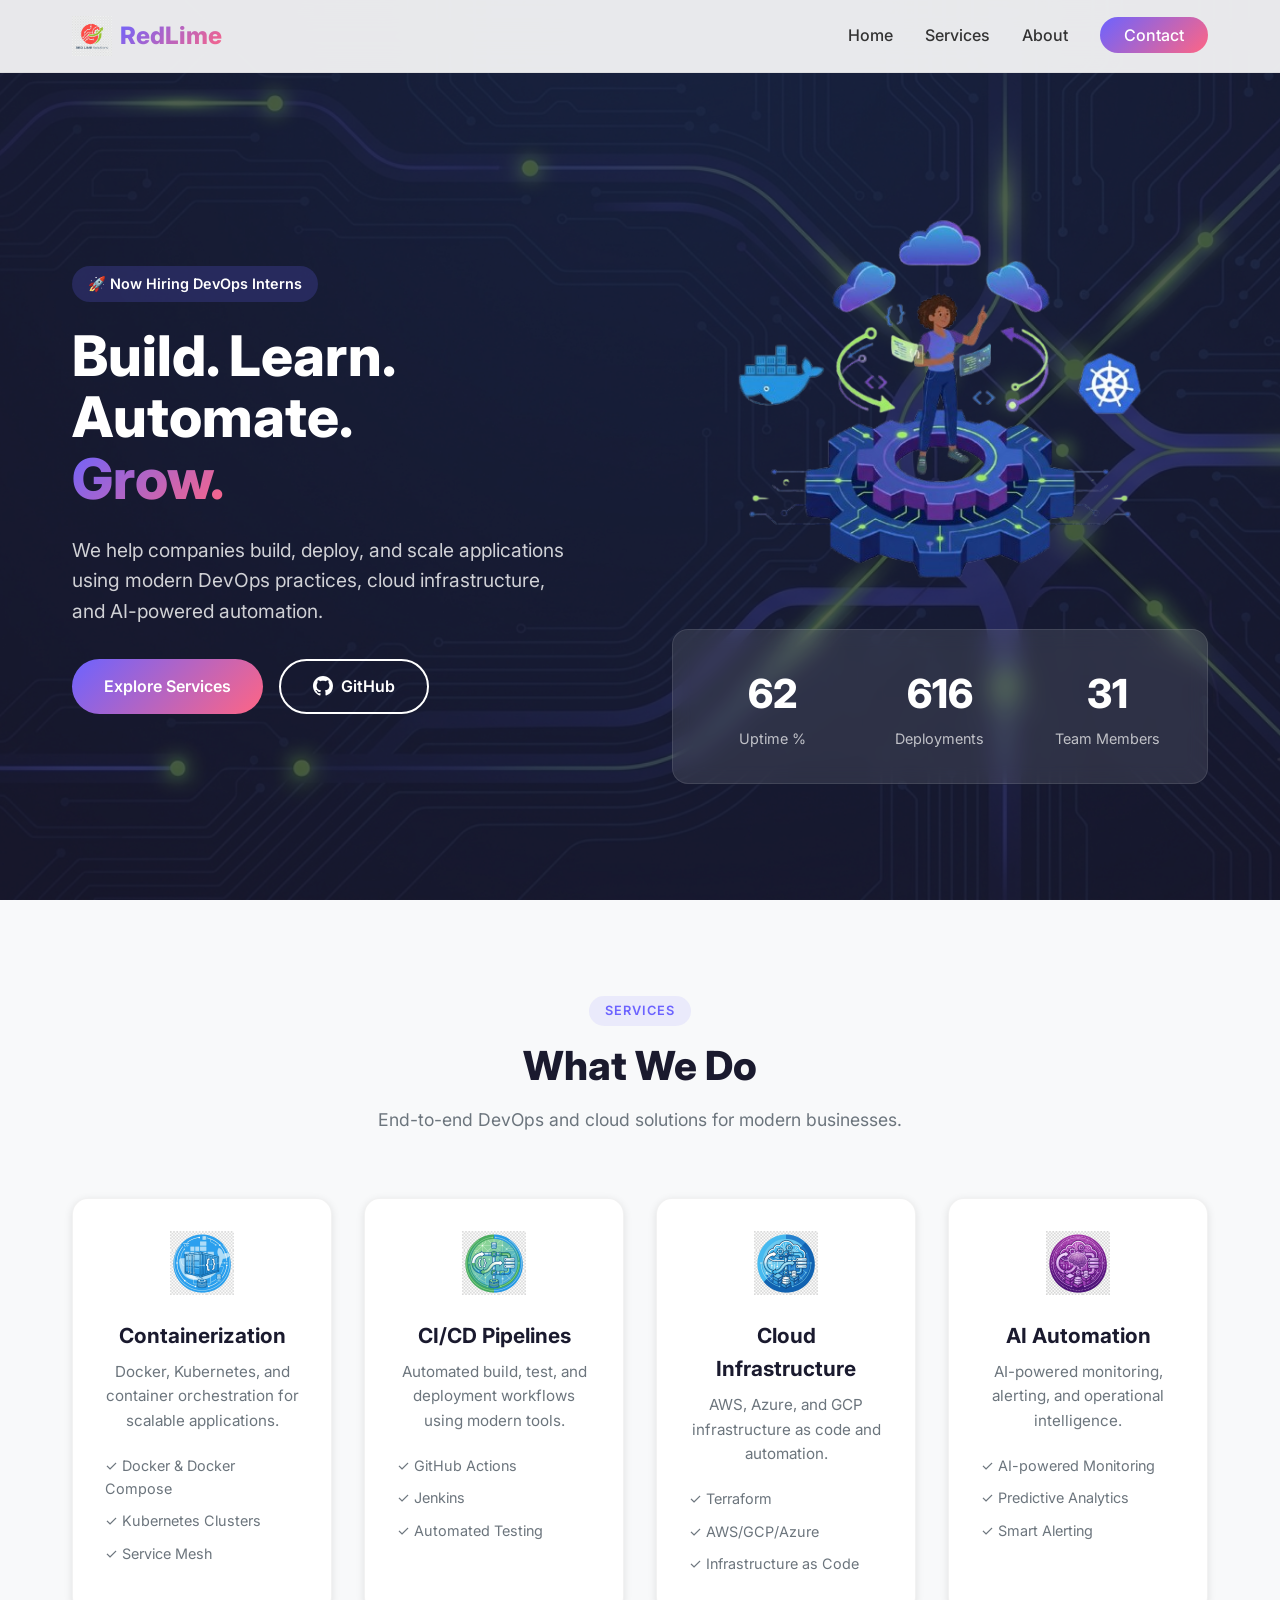
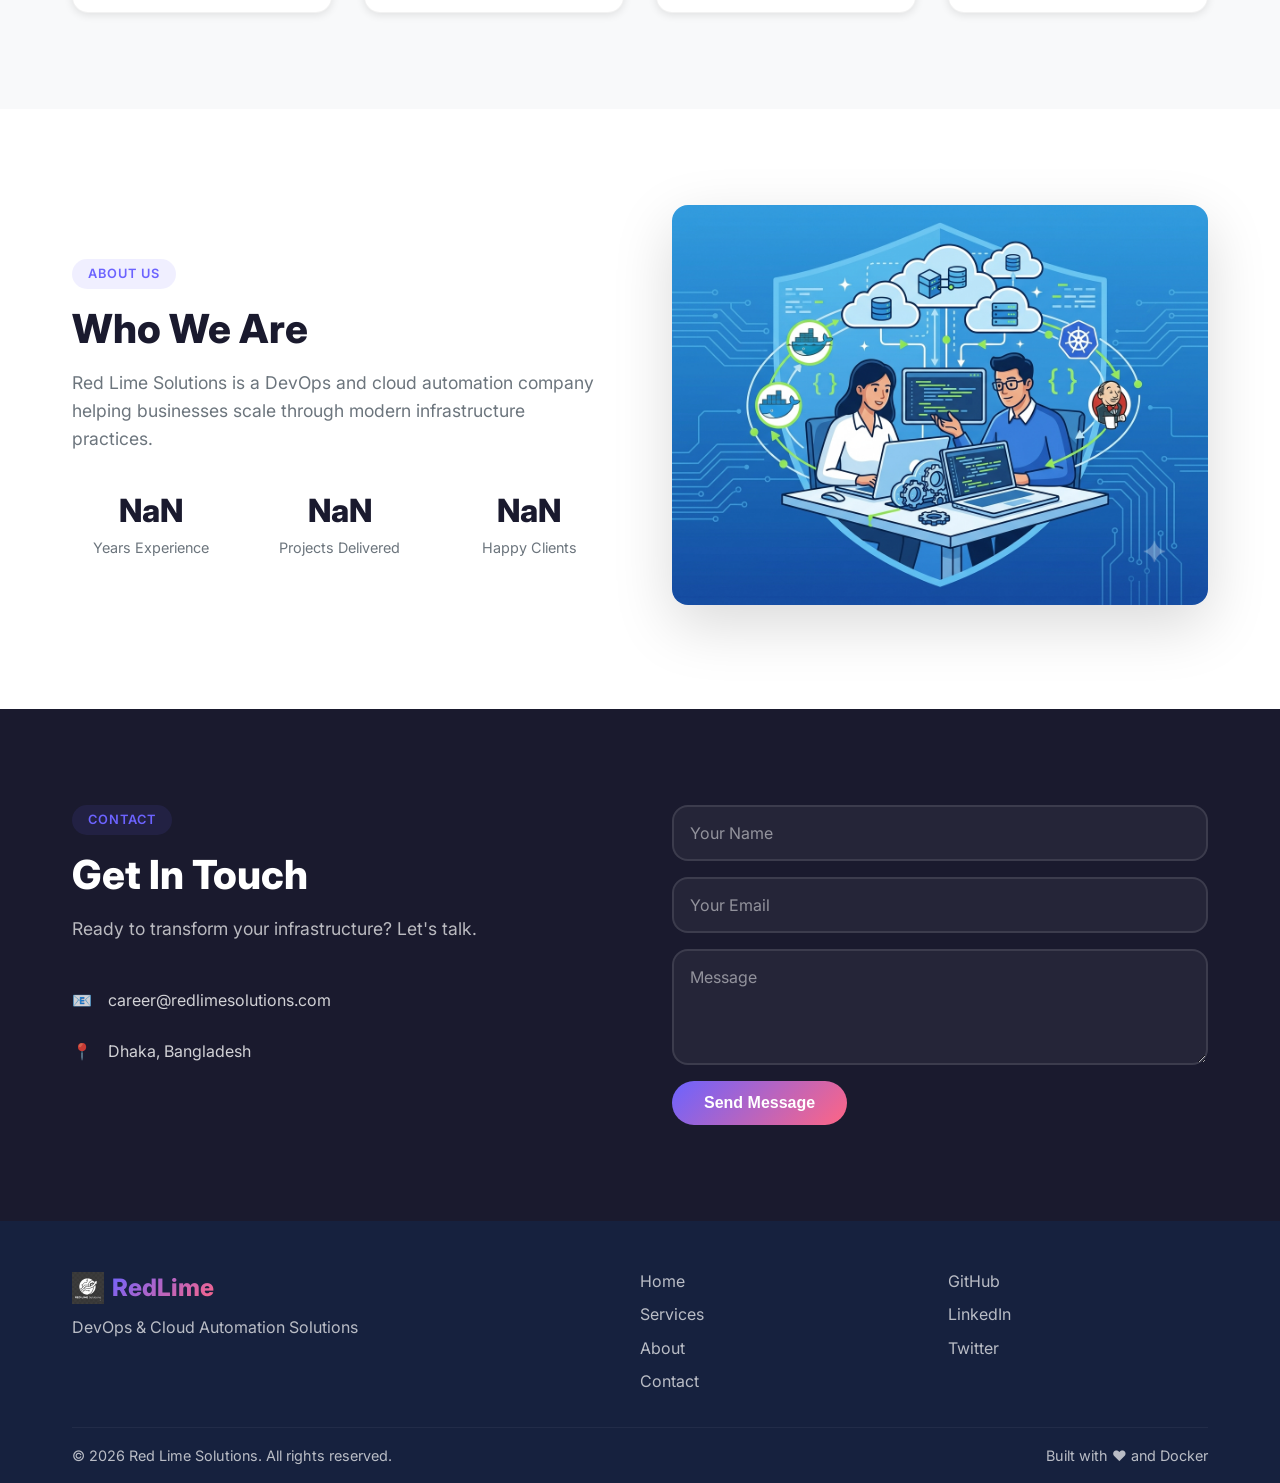
<file: site1/src/index.html>
<!DOCTYPE html>
<html lang="en">
<head>
    <meta charset="UTF-8" />
    <meta name="viewport" content="width=device-width, initial-scale=1.0"/>
    <title>Red Lime Solutions - DevOps &amp; Cloud Automation</title>
    <meta name="description" content="DevOps, Cloud, and AI-powered automation solutions">
    
    <!-- Favicon -->
    <link rel="icon" type="image/png" href="assets/images/favicon.png">
    
    <!-- Open Graph / Social Media -->
    <meta property="og:title" content="Red Lime Solutions - DevOps &amp; Cloud Automation">
    <meta property="og:description" content="DevOps, Cloud, and AI-powered automation solutions">
    <meta property="og:image" content="assets/images/og-image.png">
    <meta property="og:type" content="website">
    
    <!-- Styles -->
    <link rel="stylesheet" href="css/style.css">
    
    <!-- Google Fonts -->
    <link rel="preconnect" href="https://fonts.googleapis.com">
    <link href="https://fonts.googleapis.com/css2?family=Inter:wght@300;400;600;700;800&display=swap" rel="stylesheet">
</head>
<body>

    <!-- ===================== NAVIGATION ===================== -->
    <nav class="navbar" id="navbar">
        <div class="nav-container">
            <div class="logo">
                <img src="assets/images/logo.png" alt="Red Lime Solutions" class="logo-img">
                <span class="logo-text">RedLime</span>
            </div>
            <ul class="nav-links">
                <li><a href="#home">Home</a></li>
                <li><a href="#services">Services</a></li>
                <li><a href="#about">About</a></li>
                <li><a href="#contact" class="nav-cta">Contact</a></li>
            </ul>
            <div class="hamburger" id="hamburger">
                <span></span>
                <span></span>
                <span></span>
            </div>
        </div>
    </nav>

    <!-- ===================== HERO SECTION ===================== -->
    <section id="home" class="hero" style="background-image: url('assets/images/hero-bg.png');">
        <div class="hero-overlay"></div>
        <div class="hero-container">
            <div class="hero-content">
                <div class="hero-badge">
                    <span class="badge">🚀 Now Hiring DevOps Interns</span>
                </div>
                <h1 class="hero-title">
                    Build. Learn. Automate. <br>
                    <span class="gradient-text">Grow.</span>
                </h1>
                <p class="hero-description">
                    We help companies build, deploy, and scale applications using modern 
                    DevOps practices, cloud infrastructure, and AI-powered automation.
                </p>
                <div class="hero-buttons">
                    <a href="#services" class="btn btn-primary">Explore Services</a>
                    <a href="https://github.com" target="_blank" class="btn btn-secondary">
                        <svg width="20" height="20" viewBox="0 0 24 24" fill="currentColor">
                            <path d="M12 0C5.37 0 0 5.37 0 12c0 5.31 3.435 9.795 8.205 11.385.6.105.825-.255.825-.57 0-.285-.015-1.23-.015-2.235-3.015.555-3.795-.735-4.035-1.41-.135-.345-.72-1.41-1.23-1.695-.42-.225-1.02-.78-.015-.795.945-.015 1.62.87 1.845 1.23 1.08 1.815 2.805 1.305 3.495.99.105-.78.42-1.305.765-1.605-2.67-.3-5.46-1.335-5.46-5.925 0-1.305.465-2.385 1.23-3.225-.12-.3-.54-1.53.12-3.15 0 0 1.005-.315 3.3 1.23.96-.27 1.98-.405 3-.405s2.04.135 3 .405c2.295-1.56 3.3-1.23 3.3-1.23.66 1.62.24 2.85.12 3.15.765.84 1.23 1.905 1.23 3.225 0 4.605-2.805 5.625-5.475 5.925.435.375.81 1.095.81 2.22 0 1.605-.015 2.895-.015 3.3 0 .315.225.69.825.57A12.02 12.02 0 0024 12c0-6.63-5.37-12-12-12z"/>
                        </svg>
                        GitHub
                    </a>
                </div>
            </div>
            <div class="hero-visual">
                <img src="assets/images/hero-illustration.png" alt="DevOps Illustration" class="hero-illustration">
                <div class="hero-stats">
                    <div class="stat">
                        <span class="stat-number" data-target="99.9">0</span>
                        <span class="stat-label">Uptime %</span>
                    </div>
                    <div class="stat">
                        <span class="stat-number" data-target="1000">0</span>
                        <span class="stat-label">Deployments</span>
                    </div>
                    <div class="stat">
                        <span class="stat-number" data-target="50">0</span>
                        <span class="stat-label">Team Members</span>
                    </div>
                </div>
            </div>
        </div>
    </section>

    <!-- ===================== SERVICES SECTION ===================== -->
    <section id="services" class="services">
        <div class="container">
            <div class="section-header">
                <span class="section-tag">Services</span>
                <h2>What We Do</h2>
                <p>End-to-end DevOps and cloud solutions for modern businesses.</p>
            </div>
            <div class="services-grid">
                <div class="service-card">
                    <img src="assets/images/containerization-icon.png" alt="Containerization" class="service-icon">
                    <h3>Containerization</h3>
                    <p>Docker, Kubernetes, and container orchestration for scalable applications.</p>
                    <ul class="service-features">
                        <li>✓ Docker &amp; Docker Compose</li>
                        <li>✓ Kubernetes Clusters</li>
                        <li>✓ Service Mesh</li>
                    </ul>
                </div>
                <div class="service-card">
                    <img src="assets/images/cicd-icon.png" alt="CI/CD Pipeline" class="service-icon">
                    <h3>CI/CD Pipelines</h3>
                    <p>Automated build, test, and deployment workflows using modern tools.</p>
                    <ul class="service-features">
                        <li>✓ GitHub Actions</li>
                        <li>✓ Jenkins</li>
                        <li>✓ Automated Testing</li>
                    </ul>
                </div>
                <div class="service-card">
                    <img src="assets/images/cloud-icon.png" alt="Cloud Infrastructure" class="service-icon">
                    <h3>Cloud Infrastructure</h3>
                    <p>AWS, Azure, and GCP infrastructure as code and automation.</p>
                    <ul class="service-features">
                        <li>✓ Terraform</li>
                        <li>✓ AWS/GCP/Azure</li>
                        <li>✓ Infrastructure as Code</li>
                    </ul>
                </div>
                <div class="service-card">
                    <img src="assets/images/ai-automation-icon.png" alt="AI Automation" class="service-icon">
                    <h3>AI Automation</h3>
                    <p>AI-powered monitoring, alerting, and operational intelligence.</p>
                    <ul class="service-features">
                        <li>✓ AI-powered Monitoring</li>
                        <li>✓ Predictive Analytics</li>
                        <li>✓ Smart Alerting</li>
                    </ul>
                </div>
            </div>
        </div>
    </section>

    <!-- ===================== ABOUT SECTION ===================== -->
    <section id="about" class="about">
        <div class="container">
            <div class="about-grid">
                <div class="about-content">
                    <span class="section-tag">About Us</span>
                    <h2>Who We Are</h2>
                    <p>Red Lime Solutions is a DevOps and cloud automation company helping businesses scale through modern infrastructure practices.</p>
                    <div class="about-stats">
                        <div>
                            <span class="stat-number">4+</span>
                            <span>Years Experience</span>
                        </div>
                        <div>
                            <span class="stat-number">50+</span>
                            <span>Projects Delivered</span>
                        </div>
                        <div>
                            <span class="stat-number">20+</span>
                            <span>Happy Clients</span>
                        </div>
                    </div>
                </div>
                <div class="about-image">
                    <img src="assets/images/about-image.png" alt="About Red Lime Solutions">
                </div>
            </div>
        </div>
    </section>

    <!-- ===================== CONTACT SECTION ===================== -->
    <section id="contact" class="contact">
        <div class="container">
            <div class="contact-wrapper">
                <div class="contact-info">
                    <span class="section-tag">Contact</span>
                    <h2>Get In Touch</h2>
                    <p>Ready to transform your infrastructure? Let's talk.</p>
                    <div class="contact-details">
                        <div>
                            <span>📧</span>
                            <span>career@redlimesolutions.com</span>
                        </div>
                        <div>
                            <span>📍</span>
                            <span>Dhaka, Bangladesh</span>
                        </div>
                    </div>
                </div>
                <form class="contact-form" id="contactForm">
                    <input type="text" placeholder="Your Name" required>
                    <input type="email" placeholder="Your Email" required>
                    <textarea placeholder="Message" rows="4" required></textarea>
                    <button type="submit" class="btn btn-primary">Send Message</button>
                </form>
            </div>
        </div>
    </section>

    <!-- ===================== FOOTER ===================== -->
    <footer class="footer">
        <div class="container">
            <div class="footer-content">
                <div>
                    <div class="logo">
                        <img src="assets/images/logo-white.png" alt="Red Lime Solutions" class="logo-img">
                        <span class="logo-text">RedLime</span>
                    </div>
                    <p>DevOps &amp; Cloud Automation Solutions</p>
                </div>
                <div class="footer-links">
                    <a href="#home">Home</a>
                    <a href="#services">Services</a>
                    <a href="#about">About</a>
                    <a href="#contact">Contact</a>
                </div>
                <div class="footer-social">
                    <a href="#">GitHub</a>
                    <a href="#">LinkedIn</a>
                    <a href="#">Twitter</a>
                </div>
            </div>
            <div class="footer-bottom">
                <p>&copy; 2026 Red Lime Solutions. All rights reserved.</p>
                <p>Built with ❤️ and Docker</p>
            </div>
        </div>
    </footer>

    <!-- JavaScript -->
    <script src="js/script.js"></script>
</body>
</html>
</file>
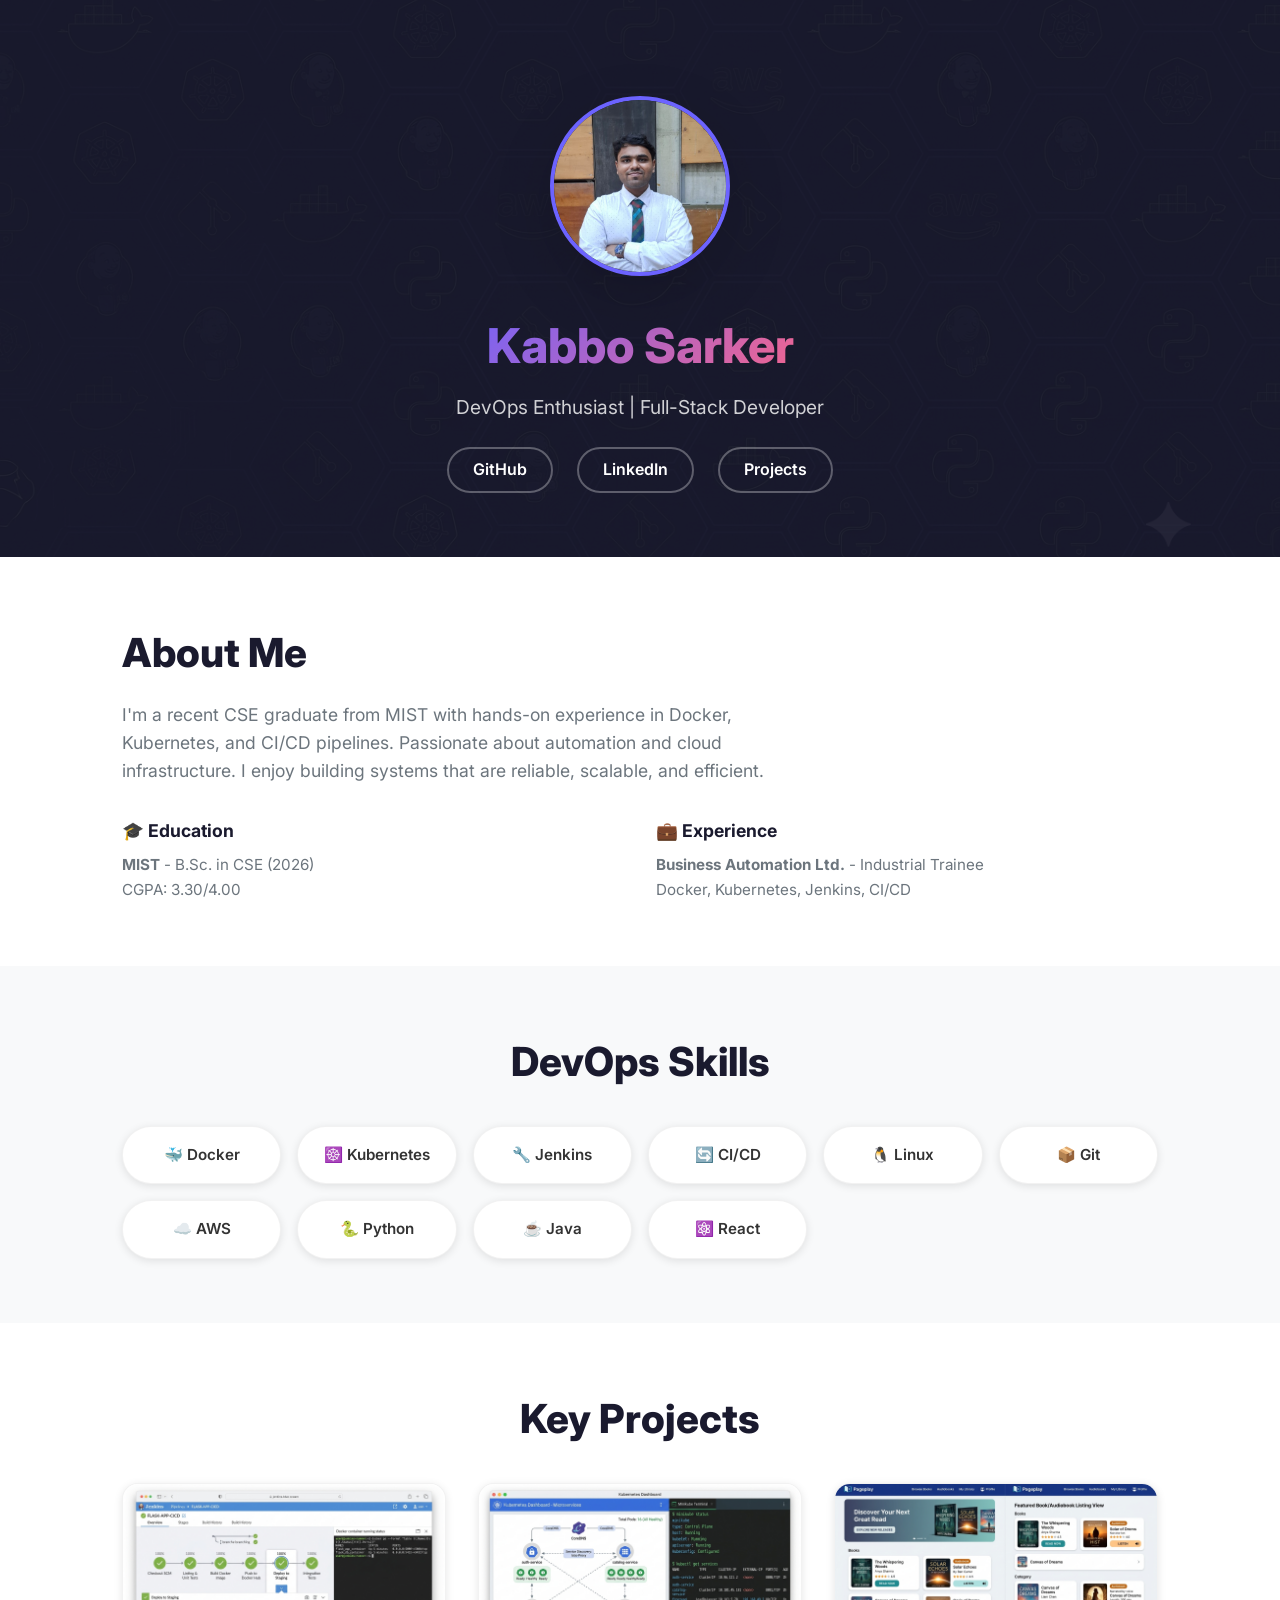
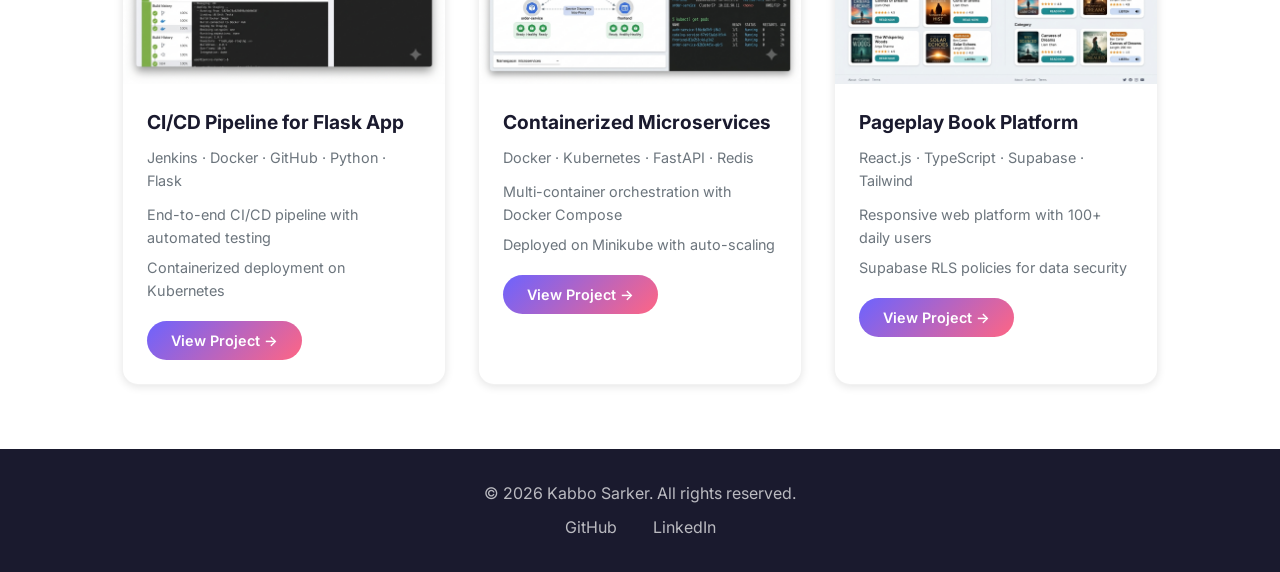
<file: site2/src/index.html>
<!DOCTYPE html>
<html lang="en">
<head>
    <meta charset="UTF-8" />
    <meta name="viewport" content="width=device-width, initial-scale=1.0"/>
    <title>Kabbo Sarker - DevOps Enthusiast</title>
    <meta name="description" content="Kabbo Sarker - DevOps Enthusiast, CSE Graduate, Docker, Kubernetes, CI/CD">
    
    <!-- Favicon -->
    <link rel="icon" type="image/png" href="assets/images/favicon.png">
    
    <!-- Styles -->
    <link rel="stylesheet" href="css/style.css">
    
    <!-- Google Fonts -->
    <link rel="preconnect" href="https://fonts.googleapis.com">
    <link href="https://fonts.googleapis.com/css2?family=Inter:wght@300;400;600;700;800&display=swap" rel="stylesheet">
</head>
<body>

    <!-- ===================== HEADER ===================== -->
    <header class="header" style="background-image: url('assets/images/tech-stack-bg.png');">
        <div class="header-overlay"></div>
        <div class="container header-content">
            <img src="assets/images/profile-pic.png" alt="Kabbo Sarker" class="profile-pic">
            <h1>Kabbo Sarker</h1>
            <p class="subtitle">DevOps Enthusiast | Full-Stack Developer</p>
            <div class="header-links">
                <a href="https://github.com/kupiMZS" target="_blank">GitHub</a>
                <a href="https://linkedin.com/in/kabbo-sarker-9a3aa6384" target="_blank">LinkedIn</a>
                <a href="#projects">Projects</a>
            </div>
        </div>
    </header>

    <!-- ===================== ABOUT SECTION ===================== -->
    <section class="about-section">
        <div class="container">
            <h2>About Me</h2>
            <p>
                I'm a recent CSE graduate from MIST with hands-on experience in 
                Docker, Kubernetes, and CI/CD pipelines. Passionate about automation 
                and cloud infrastructure. I enjoy building systems that are reliable, 
                scalable, and efficient.
            </p>
            <div class="about-grid">
                <div>
                    <h3>🎓 Education</h3>
                    <p><strong>MIST</strong> - B.Sc. in CSE (2026) <br> CGPA: 3.30/4.00</p>
                </div>
                <div>
                    <h3>💼 Experience</h3>
                    <p><strong>Business Automation Ltd.</strong> - Industrial Trainee <br> Docker, Kubernetes, Jenkins, CI/CD</p>
                </div>
            </div>
        </div>
    </section>

    <!-- ===================== SKILLS SECTION ===================== -->
    <section class="skills-section">
        <div class="container">
            <h2>DevOps Skills</h2>
            <div class="skill-grid">
                <div class="skill">🐳 Docker</div>
                <div class="skill">☸️ Kubernetes</div>
                <div class="skill">🔧 Jenkins</div>
                <div class="skill">🔄 CI/CD</div>
                <div class="skill">🐧 Linux</div>
                <div class="skill">📦 Git</div>
                <div class="skill">☁️ AWS</div>
                <div class="skill">🐍 Python</div>
                <div class="skill">☕ Java</div>
                <div class="skill">⚛️ React</div>
            </div>
        </div>
    </section>

    <!-- ===================== PROJECTS SECTION ===================== -->
    <section id="projects" class="projects-section">
        <div class="container">
            <h2>Key Projects</h2>
            <div class="projects-grid">
                <div class="project-card">
                    <img src="assets/images/project1.png" alt="CI/CD Pipeline">
                    <h3>CI/CD Pipeline for Flask App</h3>
                    <p>Jenkins · Docker · GitHub · Python · Flask</p>
                    <ul>
                        <li>End-to-end CI/CD pipeline with automated testing</li>
                        <li>Containerized deployment on Kubernetes</li>
                    </ul>
                    <a href="#" class="btn-project">View Project →</a>
                </div>
                <div class="project-card">
                    <img src="assets/images/project2.png" alt="Microservices">
                    <h3>Containerized Microservices</h3>
                    <p>Docker · Kubernetes · FastAPI · Redis</p>
                    <ul>
                        <li>Multi-container orchestration with Docker Compose</li>
                        <li>Deployed on Minikube with auto-scaling</li>
                    </ul>
                    <a href="#" class="btn-project">View Project →</a>
                </div>
                <div class="project-card">
                    <img src="assets/images/project3.png" alt="Pageplay">
                    <h3>Pageplay Book Platform</h3>
                    <p>React.js · TypeScript · Supabase · Tailwind</p>
                    <ul>
                        <li>Responsive web platform with 100+ daily users</li>
                        <li>Supabase RLS policies for data security</li>
                    </ul>
                    <a href="#" class="btn-project">View Project →</a>
                </div>
            </div>
        </div>
    </section>

    <!-- ===================== FOOTER ===================== -->
    <footer class="footer">
        <div class="container">
            <p>&copy; 2026 Kabbo Sarker. All rights reserved.</p>
            <div class="social">
                <a href="https://github.com/kupiMZS" target="_blank">GitHub</a>
                <a href="https://linkedin.com/in/kabbo-sarker-9a3aa6384" target="_blank">LinkedIn</a>
            </div>
        </div>
    </footer>

    <script src="js/script.js"></script>
</body>
</html>
</file>
<file: site1/src/css/style.css>
/* ============================================
   CSS VARIABLES & RESET
   ============================================ */
:root {
    --primary: #6C63FF;
    --primary-dark: #5A52D5;
    --secondary: #FF6584;
    --dark: #1A1A2E;
    --dark-light: #16213E;
    --light: #F8F9FA;
    --gray: #6C757D;
    --text: #333;
    --gradient: linear-gradient(135deg, #6C63FF, #FF6584);
    
    --shadow-sm: 0 2px 8px rgba(0,0,0,0.1);
    --shadow-md: 0 8px 30px rgba(0,0,0,0.12);
    --shadow-lg: 0 20px 60px rgba(0,0,0,0.15);
    --shadow-xl: 0 30px 80px rgba(0,0,0,0.2);
    
    --radius: 16px;
    --transition: all 0.3s cubic-bezier(0.4, 0, 0.2, 1);
}

* {
    margin: 0;
    padding: 0;
    box-sizing: border-box;
}

html {
    scroll-behavior: smooth;
}

body {
    font-family: 'Inter', -apple-system, BlinkMacSystemFont, 'Segoe UI', Roboto, sans-serif;
    line-height: 1.6;
    color: var(--text);
    background: #fff;
    overflow-x: hidden;
}

.container {
    max-width: 1200px;
    margin: 0 auto;
    padding: 0 2rem;
}

/* ============================================
   NAVIGATION
   ============================================ */
.navbar {
    position: fixed;
    top: 0;
    left: 0;
    right: 0;
    z-index: 1000;
    background: rgba(255,255,255,0.9);
    backdrop-filter: blur(20px);
    -webkit-backdrop-filter: blur(20px);
    border-bottom: 1px solid rgba(0,0,0,0.05);
    transition: var(--transition);
}

.navbar.scrolled {
    background: rgba(255,255,255,0.98);
    box-shadow: var(--shadow-sm);
}

.nav-container {
    max-width: 1200px;
    margin: 0 auto;
    padding: 1rem 2rem;
    display: flex;
    justify-content: space-between;
    align-items: center;
}

.logo {
    display: flex;
    align-items: center;
    gap: 0.5rem;
    font-size: 1.5rem;
    font-weight: 800;
    color: var(--dark);
}

.logo-img {
    height: 40px;
    width: auto;
}

.logo-text {
    background: var(--gradient);
    -webkit-background-clip: text;
    -webkit-text-fill-color: transparent;
}

.nav-links {
    display: flex;
    list-style: none;
    gap: 2rem;
    align-items: center;
}

.nav-links a {
    text-decoration: none;
    color: var(--text);
    font-weight: 500;
    transition: var(--transition);
    position: relative;
}

.nav-links a::after {
    content: '';
    position: absolute;
    bottom: -4px;
    left: 0;
    width: 0;
    height: 2px;
    background: var(--gradient);
    transition: var(--transition);
}

.nav-links a:hover::after {
    width: 100%;
}

.nav-cta {
    background: var(--gradient);
    color: #fff !important;
    padding: 0.5rem 1.5rem;
    border-radius: 50px;
}

.nav-cta::after {
    display: none !important;
}

.nav-cta:hover {
    transform: scale(1.05);
    box-shadow: var(--shadow-md);
}

.hamburger {
    display: none;
    flex-direction: column;
    gap: 5px;
    cursor: pointer;
}

.hamburger span {
    width: 25px;
    height: 3px;
    background: var(--dark);
    border-radius: 3px;
    transition: var(--transition);
}

/* ============================================
   HERO SECTION
   ============================================ */
.hero {
    min-height: 100vh;
    display: flex;
    align-items: center;
    padding-top: 80px;
    background-size: cover;
    background-position: center;
    position: relative;
    overflow: hidden;
}

.hero-overlay {
    position: absolute;
    top: 0;
    left: 0;
    right: 0;
    bottom: 0;
    background: rgba(26, 26, 46, 0.7);
    z-index: 1;
}

.hero-container {
    max-width: 1200px;
    margin: 0 auto;
    padding: 0 2rem;
    display: grid;
    grid-template-columns: 1fr 1fr;
    gap: 4rem;
    align-items: center;
    position: relative;
    z-index: 2;
}

.hero-content {
    color: #fff;
}

.hero-badge {
    margin-bottom: 1.5rem;
}

.badge {
    display: inline-block;
    background: rgba(108,99,255,0.2);
    color: #fff;
    padding: 0.4rem 1rem;
    border-radius: 50px;
    font-size: 0.9rem;
    font-weight: 600;
    animation: pulse-badge 2s infinite;
}

@keyframes pulse-badge {
    0%, 100% { transform: scale(1); }
    50% { transform: scale(1.05); }
}

.hero-title {
    font-size: 3.5rem;
    font-weight: 800;
    line-height: 1.1;
    margin-bottom: 1.5rem;
    color: #fff;
}

.gradient-text {
    background: var(--gradient);
    -webkit-background-clip: text;
    -webkit-text-fill-color: transparent;
}

.hero-description {
    font-size: 1.2rem;
    color: rgba(255,255,255,0.8);
    max-width: 500px;
    margin-bottom: 2rem;
}

.hero-buttons {
    display: flex;
    gap: 1rem;
    flex-wrap: wrap;
}

.btn {
    display: inline-flex;
    align-items: center;
    gap: 0.5rem;
    padding: 0.8rem 2rem;
    border-radius: 50px;
    text-decoration: none;
    font-weight: 600;
    font-size: 1rem;
    transition: var(--transition);
    border: none;
    cursor: pointer;
}

.btn-primary {
    background: var(--gradient);
    color: #fff;
}

.btn-primary:hover {
    transform: translateY(-2px);
    box-shadow: var(--shadow-md);
}

.btn-secondary {
    background: transparent;
    color: #fff;
    border: 2px solid #fff;
}

.btn-secondary:hover {
    background: #fff;
    color: var(--dark);
    transform: translateY(-2px);
}

.hero-visual {
    display: flex;
    flex-direction: column;
    align-items: center;
    gap: 2rem;
}

.hero-illustration {
    max-width: 100%;
    height: auto;
}

.hero-stats {
    display: grid;
    grid-template-columns: repeat(3, 1fr);
    gap: 2rem;
    padding: 2rem;
    background: rgba(255,255,255,0.1);
    backdrop-filter: blur(10px);
    border-radius: var(--radius);
    border: 1px solid rgba(255,255,255,0.1);
    width: 100%;
}

.stat {
    text-align: center;
}

.stat-number {
    font-size: 2.5rem;
    font-weight: 800;
    color: #fff;
    display: block;
}

.stat-label {
    color: rgba(255,255,255,0.7);
    font-size: 0.9rem;
}

/* ============================================
   SERVICES SECTION
   ============================================ */
.services {
    padding: 6rem 0;
    background: var(--light);
}

.section-header {
    text-align: center;
    margin-bottom: 4rem;
}

.section-tag {
    display: inline-block;
    background: rgba(108,99,255,0.1);
    color: var(--primary);
    padding: 0.3rem 1rem;
    border-radius: 50px;
    font-size: 0.8rem;
    font-weight: 600;
    text-transform: uppercase;
    letter-spacing: 1px;
}

.section-header h2 {
    font-size: 2.5rem;
    font-weight: 800;
    margin: 0.5rem 0;
    color: var(--dark);
}

.section-header p {
    color: var(--gray);
    font-size: 1.1rem;
}

.services-grid {
    display: grid;
    grid-template-columns: repeat(auto-fit, minmax(250px, 1fr));
    gap: 2rem;
}

.service-card {
    background: #fff;
    padding: 2rem;
    border-radius: var(--radius);
    box-shadow: var(--shadow-sm);
    transition: var(--transition);
    border: 1px solid rgba(0,0,0,0.05);
    text-align: center;
}

.service-card:hover {
    transform: translateY(-8px);
    box-shadow: var(--shadow-lg);
}

.service-icon {
    width: 64px;
    height: 64px;
    margin-bottom: 1rem;
}

.service-card h3 {
    font-size: 1.3rem;
    margin-bottom: 0.5rem;
    color: var(--dark);
}

.service-card p {
    color: var(--gray);
    font-size: 0.95rem;
    margin-bottom: 1rem;
}

.service-features {
    list-style: none;
    font-size: 0.9rem;
    color: var(--gray);
    text-align: left;
}

.service-features li {
    padding: 0.3rem 0;
}

/* ============================================
   ABOUT SECTION
   ============================================ */
.about {
    padding: 6rem 0;
}

.about-grid {
    display: grid;
    grid-template-columns: 1fr 1fr;
    gap: 4rem;
    align-items: center;
}

.about-content h2 {
    font-size: 2.5rem;
    font-weight: 800;
    margin: 0.5rem 0;
    color: var(--dark);
}

.about-content p {
    color: var(--gray);
    font-size: 1.1rem;
    margin-bottom: 2rem;
}

.about-stats {
    display: grid;
    grid-template-columns: repeat(3, 1fr);
    gap: 2rem;
}

.about-stats div {
    text-align: center;
}

.about-stats .stat-number {
    font-size: 2rem;
    color: var(--dark);
}

.about-stats span:last-child {
    display: block;
    color: var(--gray);
    font-size: 0.9rem;
}

.about-image img {
    max-width: 100%;
    border-radius: var(--radius);
    box-shadow: var(--shadow-lg);
}

/* ============================================
   CONTACT SECTION
   ============================================ */
.contact {
    padding: 6rem 0;
    background: var(--dark);
    color: #fff;
}

.contact-wrapper {
    display: grid;
    grid-template-columns: 1fr 1fr;
    gap: 4rem;
}

.contact-info h2 {
    font-size: 2.5rem;
    font-weight: 800;
    margin: 0.5rem 0;
}

.contact-info p {
    color: rgba(255,255,255,0.7);
    font-size: 1.1rem;
    margin-bottom: 2rem;
}

.contact-details div {
    display: flex;
    align-items: center;
    gap: 1rem;
    padding: 0.8rem 0;
    color: rgba(255,255,255,0.8);
}

.contact-form {
    display: flex;
    flex-direction: column;
    gap: 1rem;
}

.contact-form input,
.contact-form textarea {
    padding: 1rem;
    border: 2px solid rgba(255,255,255,0.1);
    border-radius: var(--radius);
    background: rgba(255,255,255,0.05);
    color: #fff;
    font-size: 1rem;
    transition: var(--transition);
    font-family: inherit;
}

.contact-form input:focus,
.contact-form textarea:focus {
    outline: none;
    border-color: var(--primary);
    background: rgba(255,255,255,0.08);
}

.contact-form input::placeholder,
.contact-form textarea::placeholder {
    color: rgba(255,255,255,0.5);
}

.contact-form button {
    align-self: flex-start;
}

/* ============================================
   FOOTER
   ============================================ */
.footer {
    background: var(--dark-light);
    color: rgba(255,255,255,0.7);
    padding: 3rem 0 1rem;
}

.footer-content {
    display: grid;
    grid-template-columns: 2fr 1fr 1fr;
    gap: 3rem;
    padding-bottom: 2rem;
    border-bottom: 1px solid rgba(255,255,255,0.05);
}

.footer-content .logo {
    color: #fff;
    font-size: 1.5rem;
    margin-bottom: 0.5rem;
}

.footer-content .logo .logo-img {
    height: 32px;
}

.footer-links {
    display: flex;
    flex-direction: column;
    gap: 0.5rem;
}

.footer-links a,
.footer-social a {
    color: rgba(255,255,255,0.7);
    text-decoration: none;
    transition: var(--transition);
}

.footer-links a:hover,
.footer-social a:hover {
    color: #fff;
}

.footer-social {
    display: flex;
    flex-direction: column;
    gap: 0.5rem;
}

.footer-bottom {
    display: flex;
    justify-content: space-between;
    padding-top: 1rem;
    font-size: 0.9rem;
}

/* ============================================
   RESPONSIVE DESIGN
   ============================================ */
@media (max-width: 992px) {
    .hero-container {
        grid-template-columns: 1fr;
        text-align: center;
    }
    
    .hero-description {
        margin: 0 auto 2rem;
    }
    
    .hero-buttons {
        justify-content: center;
    }
    
    .about-grid {
        grid-template-columns: 1fr;
    }
    
    .contact-wrapper {
        grid-template-columns: 1fr;
    }
    
    .footer-content {
        grid-template-columns: 1fr;
        text-align: center;
    }
}

@media (max-width: 768px) {
    .nav-links {
        display: none;
        position: absolute;
        top: 100%;
        left: 0;
        right: 0;
        background: #fff;
        flex-direction: column;
        padding: 2rem;
        gap: 1rem;
        box-shadow: var(--shadow-lg);
    }
    
    .nav-links.active {
        display: flex;
    }
    
    .hamburger {
        display: flex;
    }
    
    .hero-title {
        font-size: 2.5rem;
    }
    
    .hero-stats {
        grid-template-columns: 1fr;
    }
    
    .services-grid {
        grid-template-columns: 1fr;
    }
    
    .about-stats {
        grid-template-columns: 1fr;
    }
}

/* ============================================
   ANIMATIONS
   ============================================ */
@keyframes fadeInUp {
    from {
        opacity: 0;
        transform: translateY(30px);
    }
    to {
        opacity: 1;
        transform: translateY(0);
    }
}

.hero-content {
    animation: fadeInUp 0.8s ease-out;
}
</file>
<file: site2/src/css/style.css>
/* ============================================
   CSS VARIABLES & RESET
   ============================================ */
:root {
    --primary: #6C63FF;
    --secondary: #FF6584;
    --dark: #1A1A2E;
    --dark-light: #16213E;
    --light: #F8F9FA;
    --gray: #6C757D;
    --text: #333;
    --gradient: linear-gradient(135deg, #6C63FF, #FF6584);
    --shadow-sm: 0 2px 8px rgba(0,0,0,0.1);
    --shadow-md: 0 8px 30px rgba(0,0,0,0.12);
    --shadow-lg: 0 20px 60px rgba(0,0,0,0.15);
    --radius: 16px;
    --transition: all 0.3s cubic-bezier(0.4, 0, 0.2, 1);
}

* {
    margin: 0;
    padding: 0;
    box-sizing: border-box;
}

html {
    scroll-behavior: smooth;
}

body {
    font-family: 'Inter', -apple-system, BlinkMacSystemFont, 'Segoe UI', Roboto, sans-serif;
    line-height: 1.6;
    color: var(--text);
    background: #f5f6fa;
}

.container {
    max-width: 1100px;
    margin: 0 auto;
    padding: 0 2rem;
}

/* ============================================
   HEADER
   ============================================ */
.header {
    background-size: cover;
    background-position: center;
    color: #fff;
    padding: 6rem 0 4rem;
    text-align: center;
    position: relative;
    min-height: 60vh;
    display: flex;
    align-items: center;
}

.header-overlay {
    position: absolute;
    top: 0;
    left: 0;
    right: 0;
    bottom: 0;
    background: rgba(26, 26, 46, 0.85);
    z-index: 1;
}

.header-content {
    position: relative;
    z-index: 2;
}

.profile-pic {
    width: 180px;
    height: 180px;
    border-radius: 50%;
    border: 4px solid var(--primary);
    margin-bottom: 1.5rem;
    object-fit: cover;
    box-shadow: var(--shadow-lg);
}

.header h1 {
    font-size: 3rem;
    font-weight: 800;
    margin-bottom: 0.5rem;
    background: var(--gradient);
    -webkit-background-clip: text;
    -webkit-text-fill-color: transparent;
}

.header .subtitle {
    font-size: 1.2rem;
    color: rgba(255,255,255,0.8);
    margin-bottom: 1.5rem;
}

.header-links {
    display: flex;
    justify-content: center;
    gap: 1.5rem;
}

.header-links a {
    color: #fff;
    text-decoration: none;
    font-weight: 600;
    padding: 0.5rem 1.5rem;
    border: 2px solid rgba(255,255,255,0.3);
    border-radius: 50px;
    transition: var(--transition);
}

.header-links a:hover {
    background: var(--primary);
    border-color: var(--primary);
    transform: translateY(-2px);
}

/* ============================================
   ABOUT SECTION
   ============================================ */
.about-section {
    padding: 4rem 0;
    background: #fff;
}

.about-section h2 {
    font-size: 2.5rem;
    font-weight: 800;
    margin-bottom: 1rem;
    color: var(--dark);
}

.about-section > .container > p {
    color: var(--gray);
    font-size: 1.1rem;
    max-width: 700px;
    margin-bottom: 2rem;
}

.about-grid {
    display: grid;
    grid-template-columns: 1fr 1fr;
    gap: 2rem;
}

.about-grid h3 {
    font-size: 1.1rem;
    color: var(--dark);
    margin-bottom: 0.5rem;
}

.about-grid p {
    color: var(--gray);
    font-size: 0.95rem;
}

/* ============================================
   SKILLS SECTION
   ============================================ */
.skills-section {
    padding: 4rem 0;
    background: var(--light);
}

.skills-section h2 {
    font-size: 2.5rem;
    font-weight: 800;
    margin-bottom: 2rem;
    color: var(--dark);
    text-align: center;
}

.skill-grid {
    display: grid;
    grid-template-columns: repeat(auto-fit, minmax(140px, 1fr));
    gap: 1rem;
}

.skill {
    background: #fff;
    padding: 1rem 1.5rem;
    text-align: center;
    border-radius: 50px;
    font-weight: 600;
    font-size: 0.95rem;
    box-shadow: var(--shadow-sm);
    transition: var(--transition);
    border: 1px solid rgba(0,0,0,0.05);
}

.skill:hover {
    transform: scale(1.05);
    box-shadow: var(--shadow-md);
    border-color: var(--primary);
}

/* ============================================
   PROJECTS SECTION
   ============================================ */
.projects-section {
    padding: 4rem 0;
    background: #fff;
}

.projects-section h2 {
    font-size: 2.5rem;
    font-weight: 800;
    margin-bottom: 2rem;
    color: var(--dark);
    text-align: center;
}

.projects-grid {
    display: grid;
    grid-template-columns: repeat(auto-fit, minmax(280px, 1fr));
    gap: 2rem;
}

.project-card {
    background: #fff;
    border-radius: var(--radius);
    box-shadow: var(--shadow-sm);
    overflow: hidden;
    transition: var(--transition);
    border: 1px solid rgba(0,0,0,0.05);
}

.project-card:hover {
    transform: translateY(-8px);
    box-shadow: var(--shadow-lg);
}

.project-card img {
    width: 100%;
    height: 200px;
    object-fit: cover;
}

.project-card h3 {
    font-size: 1.2rem;
    padding: 1rem 1.5rem 0.5rem;
    color: var(--dark);
}

.project-card p {
    color: var(--gray);
    font-size: 0.9rem;
    padding: 0 1.5rem 0.5rem;
}

.project-card ul {
    padding: 0 1.5rem 1rem;
    list-style: none;
    font-size: 0.9rem;
    color: var(--gray);
}

.project-card ul li {
    padding: 0.2rem 0;
}

.btn-project {
    display: inline-block;
    margin: 0 1.5rem 1.5rem;
    padding: 0.5rem 1.5rem;
    background: var(--gradient);
    color: #fff;
    border-radius: 50px;
    text-decoration: none;
    font-weight: 600;
    font-size: 0.9rem;
    transition: var(--transition);
}

.btn-project:hover {
    transform: scale(1.05);
    box-shadow: var(--shadow-md);
}

/* ============================================
   FOOTER
   ============================================ */
.footer {
    background: var(--dark);
    color: rgba(255,255,255,0.7);
    padding: 2rem 0;
    text-align: center;
}

.footer .social {
    margin-top: 0.5rem;
}

.footer .social a {
    color: rgba(255,255,255,0.7);
    text-decoration: none;
    margin: 0 1rem;
    transition: var(--transition);
}

.footer .social a:hover {
    color: #fff;
}

/* ============================================
   RESPONSIVE
   ============================================ */
@media (max-width: 768px) {
    .header h1 {
        font-size: 2.2rem;
    }
    
    .about-grid {
        grid-template-columns: 1fr;
    }
    
    .projects-grid {
        grid-template-columns: 1fr;
    }
    
    .skill-grid {
        grid-template-columns: repeat(2, 1fr);
    }
}
</file>
